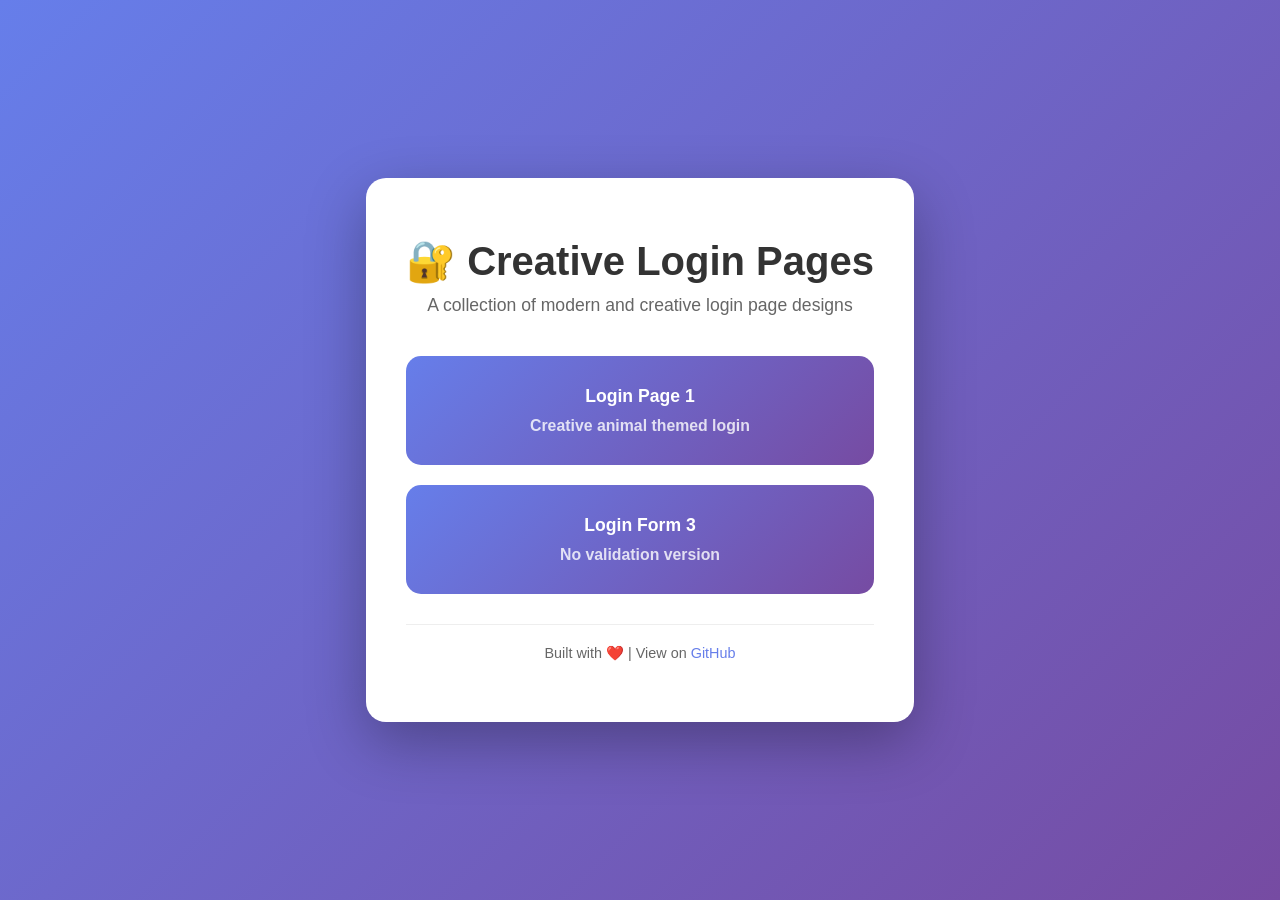
<file: index.html>
<!DOCTYPE html>
<html lang="en">
<head>
    <meta charset="UTF-8">
    <meta name="viewport" content="width=device-width, initial-scale=1.0">
    <title>Creative Login Pages</title>
    <style>
        * {
            margin: 0;
            padding: 0;
            box-sizing: border-box;
        }

        body {
            font-family: 'Segoe UI', Tahoma, Geneva, Verdana, sans-serif;
            background: linear-gradient(135deg, #667eea 0%, #764ba2 100%);
            min-height: 100vh;
            display: flex;
            align-items: center;
            justify-content: center;
            padding: 20px;
        }

        .container {
            background: white;
            border-radius: 20px;
            box-shadow: 0 20px 60px rgba(0, 0, 0, 0.3);
            padding: 60px 40px;
            max-width: 800px;
            text-align: center;
        }

        h1 {
            color: #333;
            margin-bottom: 10px;
            font-size: 2.5em;
        }

        .subtitle {
            color: #666;
            margin-bottom: 40px;
            font-size: 1.1em;
        }

        .pages-grid {
            display: grid;
            grid-template-columns: repeat(auto-fit, minmax(250px, 1fr));
            gap: 20px;
            margin-bottom: 30px;
        }

        .page-card {
            background: linear-gradient(135deg, #667eea 0%, #764ba2 100%);
            padding: 30px;
            border-radius: 15px;
            transition: transform 0.3s ease, box-shadow 0.3s ease;
            cursor: pointer;
        }

        .page-card:hover {
            transform: translateY(-5px);
            box-shadow: 0 10px 30px rgba(102, 126, 234, 0.4);
        }

        .page-card a {
            color: white;
            text-decoration: none;
            font-size: 1.1em;
            font-weight: 600;
            display: block;
        }

        .page-card p {
            color: rgba(255, 255, 255, 0.8);
            margin-top: 10px;
            font-size: 0.9em;
        }

        .footer {
            margin-top: 30px;
            padding-top: 20px;
            border-top: 1px solid #eee;
            color: #666;
            font-size: 0.9em;
        }

        .footer a {
            color: #667eea;
            text-decoration: none;
        }

        .footer a:hover {
            text-decoration: underline;
        }
    </style>
</head>
<body>
    <div class="container">
        <h1>🔐 Creative Login Pages</h1>
        <p class="subtitle">A collection of modern and creative login page designs</p>

        <div class="pages-grid">
            <div class="page-card">
                <a href="LOGIN%20PAGE/index.html">
                    Login Page 1
                    <p>Creative animal themed login</p>
                </a>
            </div>

            <div class="page-card">
                <a href="Login%20form%203%20no%20validation/index.html">
                    Login Form 3
                    <p>No validation version</p>
                </a>
            </div>
        </div>

        <div class="footer">
            <p>Built with ❤️ | View on <a href="https://github.com/yogaraj121/Creative-Login-Pages" target="_blank">GitHub</a></p>
        </div>
    </div>
</body>
</html>
</file>
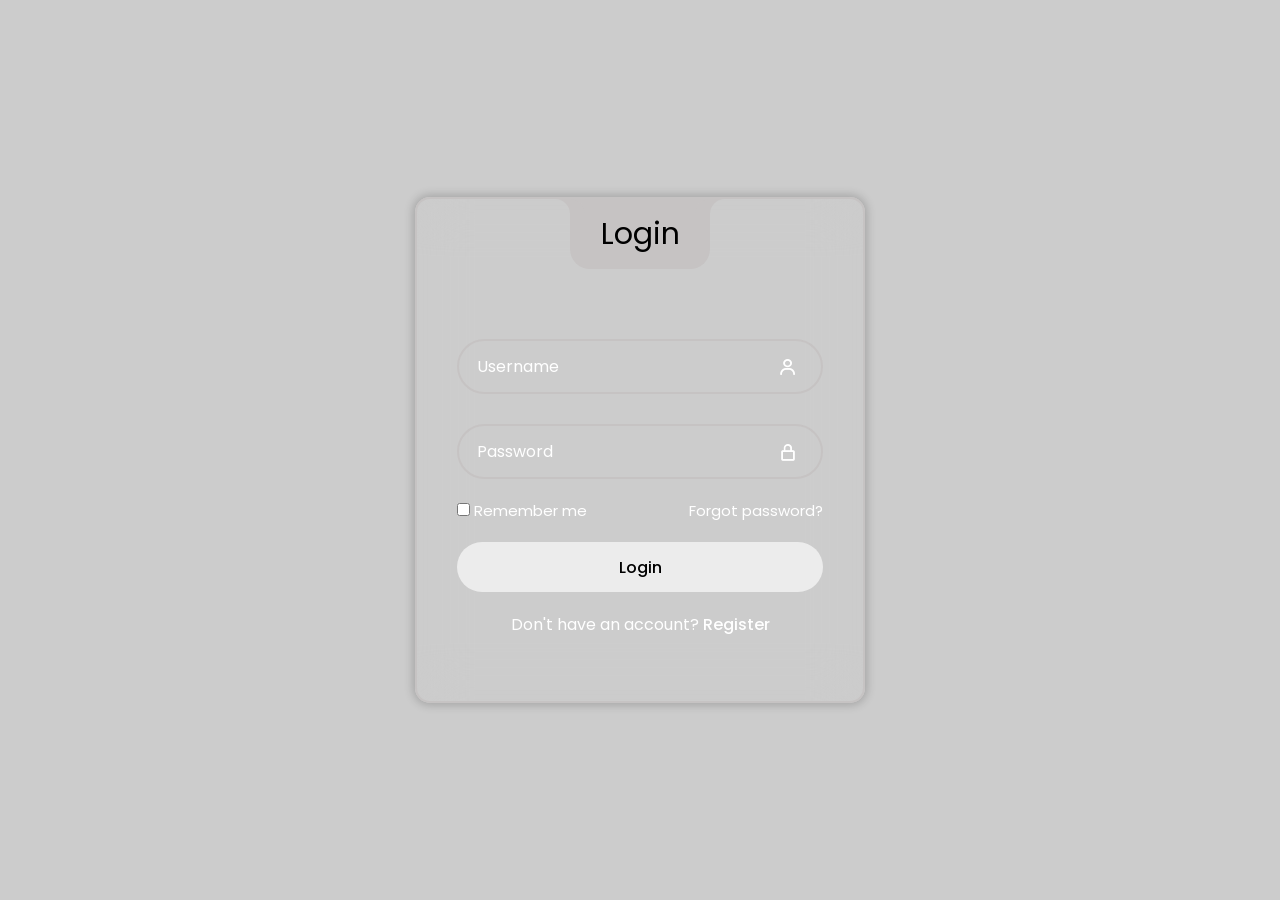
<file: Login form 3 no validation/index.html>
<!DOCTYPE html>
<html lang="en" >
<head>
  <meta charset="UTF-8">
  <title>Modern Login Form </title>
  <link rel='stylesheet' href='https://unpkg.com/boxicons@2.1.4/css/boxicons.min.css'>
<link rel='stylesheet' href='https://fonts.googleapis.com/css2?family=Poppins&amp;display=swap'>
<link rel="stylesheet" href="./style.css">

</head>
<body>
<!-- partial:index.partial.html -->
<div class="wrapper">
  <div class="login_box">
    <div class="login-header">
      <span>Login</span>
    </div>

    <div class="input_box">
      <input type="text" id="user" class="input-field" required>
      <label for="user" class="label">Username</label>
      <i class="bx bx-user icon"></i>
    </div>

    <div class="input_box">
      <input type="password" id="pass" class="input-field" required>
      <label for="pass" class="label">Password</label>
      <i class="bx bx-lock-alt icon"></i>
    </div>

    <div class="remember-forgot">
      <div class="remember-me">
        <input type="checkbox" id="remember">
        <label for="remember">Remember me</label>
      </div>

      <div class="forgot">
        <a href="#">Forgot password?</a>
      </div>
    </div>

    <div class="input_box">
      <input type="submit" class="input-submit" value="Login">
    </div>

    <div class="register">
      <span>Don't have an account? <a href="#">Register</a></span>
    </div>
  </div>
</div>
<!-- partial -->
  
</body>
</html>
</file>
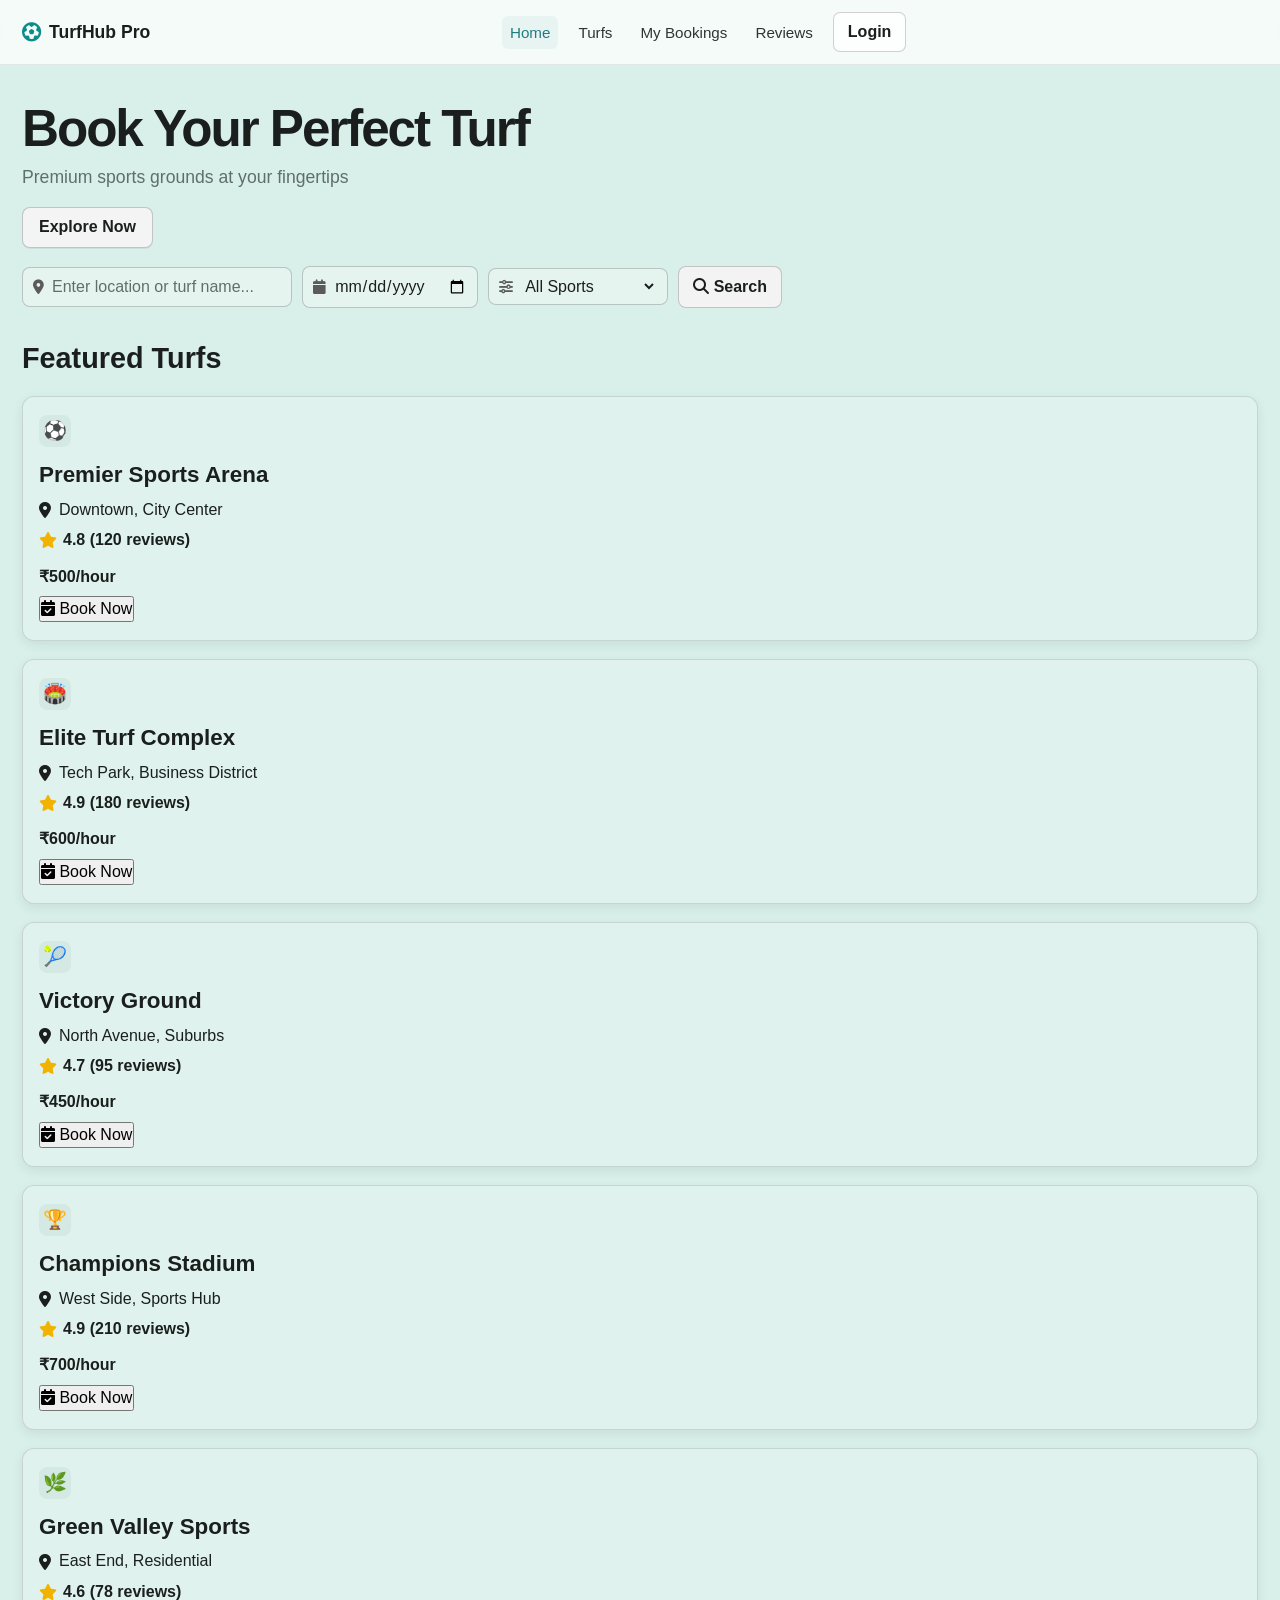
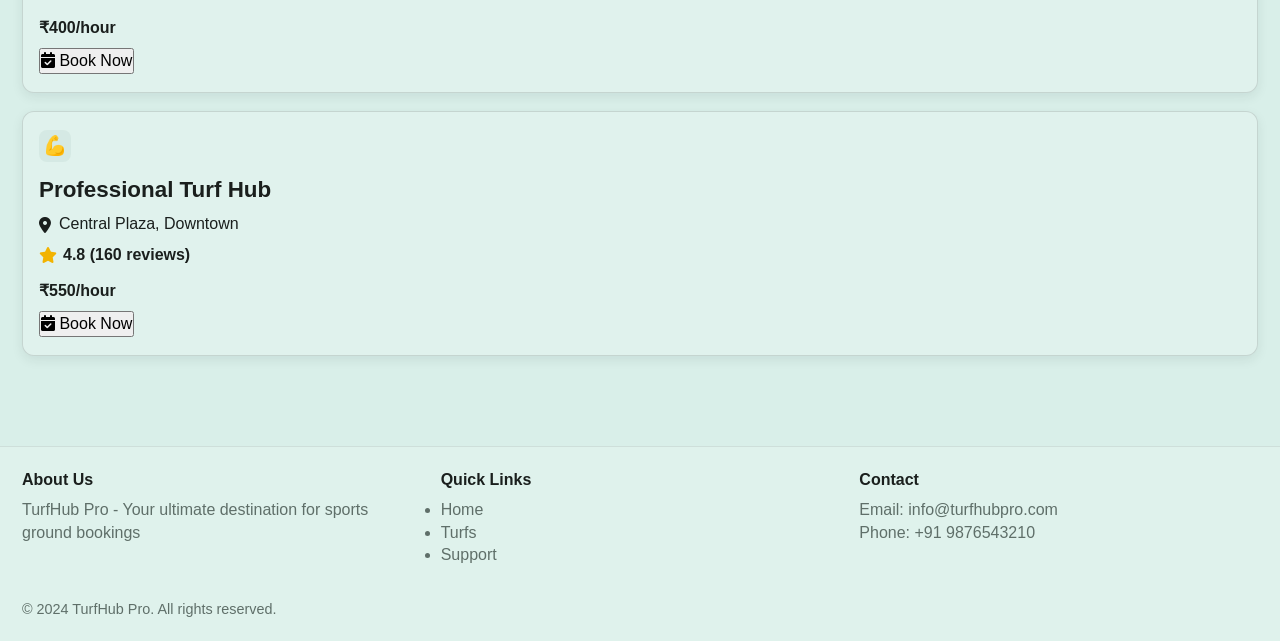
<file: TURF-BOOKING-SYSTEM/index.html>
<!DOCTYPE html>
<html lang="en">
<head>
    <meta charset="UTF-8">
    <meta name="viewport" content="width=device-width, initial-scale=1.0">
    <title>TurfHub Pro - Advanced Turf Booking System</title>
    <link rel="stylesheet" href="./style.css">
    <link rel="stylesheet" href="https://cdnjs.cloudflare.com/ajax/libs/font-awesome/6.4.0/css/all.min.css">
</head>
<body>
    <!-- Navigation -->
    <nav class="navbar">
        <div class="nav-container">
            <div class="logo">
                <i class="fas fa-futbol"></i>
                <span>TurfHub Pro</span>
            </div>
            <div class="nav-menu">
                <a href="#home" class="nav-link active">Home</a>
                <a href="#turfs" class="nav-link">Turfs</a>
                <a href="#bookings" class="nav-link">My Bookings</a>
                <a href="#reviews" class="nav-link">Reviews</a>
                <button class="btn-login" id="loginBtn">Login</button>
            </div>
            <div class="hamburger" id="hamburger">
                <span></span>
                <span></span>
                <span></span>
            </div>
        </div>
    </nav>

    <!-- Hero Section -->
    <section class="hero" id="home">
        <div class="hero-content">
            <h1>Book Your Perfect Turf</h1>
            <p>Premium sports grounds at your fingertips</p>
            <button class="btn-primary" id="exploreBtn">Explore Now</button>
        </div>
        <div class="hero-background">
            <div class="floating-ball"></div>
            <div class="floating-ball" style="animation-delay: 2s;"></div>
        </div>
    </section>

    <!-- Search & Filter Section -->
    <section class="search-section">
        <div class="search-container">
            <div class="search-box">
                <i class="fas fa-map-marker-alt"></i>
                <input type="text" placeholder="Enter location or turf name..." id="searchInput">
            </div>
            <div class="date-box">
                <i class="fas fa-calendar"></i>
                <input type="date" id="dateInput">
            </div>
            <div class="filter-box">
                <i class="fas fa-sliders-h"></i>
                <select id="filterSelect">
                    <option value="">All Sports</option>
                    <option value="cricket">Cricket</option>
                    <option value="football">Football</option>
                    <option value="badminton">Badminton</option>
                    <option value="tennis">Tennis</option>
                </select>
            </div>
            <button class="btn-search" id="searchBtn">
                <i class="fas fa-search"></i>
                Search
            </button>
        </div>
    </section>

    <!-- Featured Turfs -->
    <section class="turfs-section" id="turfs">
        <div class="container">
            <h2 class="section-title">Featured Turfs</h2>
            <div class="turf-grid" id="turfGrid">
                <!-- Turf cards will be generated here -->
            </div>
        </div>
    </section>

    <!-- Booking Modal -->
    <div class="modal" id="bookingModal">
        <div class="modal-content">
            <button class="close-modal" id="closeModal">&times;</button>
            <div class="modal-header">
                <h2 id="modalTurfName">Turf Name</h2>
                <span class="modal-rating" id="modalRating">
                    <i class="fas fa-star"></i> 4.8 (120 reviews)
                </span>
            </div>
            <div class="modal-body">
                <div class="turf-details">
                    <div class="detail-item">
                        <i class="fas fa-map-marker-alt"></i>
                        <div>
                            <p class="label">Location</p>
                            <p id="modalLocation" class="value">Location Details</p>
                        </div>
                    </div>
                    <div class="detail-item">
                        <i class="fas fa-futbol"></i>
                        <div>
                            <p class="label">Sports</p>
                            <p id="modalSports" class="value">Sports Available</p>
                        </div>
                    </div>
                    <div class="detail-item">
                        <i class="fas fa-users"></i>
                        <div>
                            <p class="label">Capacity</p>
                            <p id="modalCapacity" class="value">Capacity</p>
                        </div>
                    </div>
                </div>

                <div class="booking-form">
                    <h3>Book Your Slot</h3>
                    <div class="form-group">
                        <label>Select Date</label>
                        <input type="date" id="bookingDate" required>
                    </div>
                    <div class="time-slots">
                        <label>Select Time Slot</label>
                        <div class="slots-grid" id="slotsGrid">
                            <!-- Time slots will be generated here -->
                        </div>
                    </div>
                    <div class="form-group">
                        <label>Duration (hours)</label>
                        <select id="duration" required>
                            <option value="1">1 Hour - ₹500</option>
                            <option value="2">2 Hours - ₹900</option>
                            <option value="3">3 Hours - ₹1,200</option>
                        </select>
                    </div>
                    <div class="price-summary">
                        <div class="price-item">
                            <span>Slot Charge</span>
                            <span id="slotPrice">₹500</span>
                        </div>
                        <div class="price-item">
                            <span>Taxes</span>
                            <span>₹50</span>
                        </div>
                        <div class="price-total">
                            <span>Total</span>
                            <span id="totalPrice">₹550</span>
                        </div>
                    </div>
                    <div class="booking-actions">
                        <button class="btn-secondary" id="cancelBooking">Cancel</button>
                        <button class="btn-primary" id="confirmBooking">Confirm Booking</button>
                    </div>
                </div>
            </div>
        </div>
    </div>

    <!-- Login Modal -->
    <div class="modal" id="loginModal">
        <div class="modal-content login-modal">
            <button class="close-modal" id="closeLogin">&times;</button>
            <div class="modal-header">
                <h2>Login to TurfHub Pro</h2>
            </div>
            <div class="modal-body">
                <div class="login-form">
                    <div class="form-group">
                        <label>Email Address</label>
                        <input type="email" placeholder="your@email.com" required>
                    </div>
                    <div class="form-group">
                        <label>Password</label>
                        <input type="password" placeholder="••••••••" required>
                    </div>
                    <div class="remember-forgot">
                        <label><input type="checkbox"> Remember me</label>
                        <a href="#">Forgot password?</a>
                    </div>
                    <button class="btn-primary full-width">Login</button>
                    <div class="login-footer">
                        <p>Don't have an account? <a href="#" id="toggleRegister">Register here</a></p>
                    </div>
                </div>
            </div>
        </div>
    </div>

    <!-- Success Toast -->
    <div class="toast" id="successToast">
        <i class="fas fa-check-circle"></i>
        <span id="toastMessage">Booking confirmed!</span>
    </div>

    <!-- Footer -->
    <footer class="footer">
        <div class="footer-content">
            <div class="footer-section">
                <h4>About Us</h4>
                <p>TurfHub Pro - Your ultimate destination for sports ground bookings</p>
            </div>
            <div class="footer-section">
                <h4>Quick Links</h4>
                <ul>
                    <li><a href="#">Home</a></li>
                    <li><a href="#">Turfs</a></li>
                    <li><a href="#">Support</a></li>
                </ul>
            </div>
            <div class="footer-section">
                <h4>Contact</h4>
                <p>Email: info@turfhubpro.com</p>
                <p>Phone: +91 9876543210</p>
            </div>
        </div>
        <div class="footer-bottom">
            <p>&copy; 2024 TurfHub Pro. All rights reserved.</p>
        </div>
    </footer>

    <script src="./script.js"></script>
</body>
</html>
</file>
<file: Login form 3 no validation/style.css>
* {
  margin: 0;
  padding: 0;
  box-sizing: border-box;
  font-family: "Poppins", sans-serif;
}

:root {
  --primary-color: #c6c3c3;
  --second-color: #ffffff;
  --black-color: #000000;
}

body {
  background-image: url("https://codingstella.com/wp-content/uploads/2024/01/download-6-scaled.jpeg");
  background-position: center;
  background-size: cover;
  background-repeat: no-repeat;
  background-attachment: fixed;
}

a {
  text-decoration: none;
  color: var(--second-color);
}

a:hover {
  text-decoration: underline;
}

.wrapper {
  width: 100%;
  display: flex;
  justify-content: center;
  align-items: center;
  min-height: 100vh;
  background-color: rgba(0, 0, 0, 0.2);
}

.login_box {
  position: relative;
  width: 450px;
  backdrop-filter: blur(25px);
  border: 2px solid var(--primary-color);
  border-radius: 15px;
  padding: 7.5em 2.5em 4em 2.5em;
  color: var(--second-color);
  box-shadow: 0px 0px 10px 2px rgba(0, 0, 0, 0.2);
}

.login-header {
  position: absolute;
  top: 0;
  left: 50%;
  transform: translateX(-50%);
  display: flex;
  align-items: center;
  justify-content: center;
  background-color: var(--primary-color);
  width: 140px;
  height: 70px;
  border-radius: 0 0 20px 20px;
}

.login-header span {
  font-size: 30px;
  color: var(--black-color);
}

.login-header::before {
  content: "";
  position: absolute;
  top: 0;
  left: -30px;
  width: 30px;
  height: 30px;
  border-top-right-radius: 50%;
  background: transparent;
  box-shadow: 15px 0 0 0 var(--primary-color);
}

.login-header::after {
  content: "";
  position: absolute;
  top: 0;
  right: -30px;
  width: 30px;
  height: 30px;
  border-top-left-radius: 50%;
  background: transparent;
  box-shadow: -15px 0 0 0 var(--primary-color); /* Removed space before --primary-color */
}

.input_box {
  position: relative;
  display: flex;
  flex-direction: column;
  margin: 20px 0;
}

.input-field {
  width: 100%;
  height: 55px;
  font-size: 16px;
  background: transparent;
  color: var(--second-color);
  padding-inline: 20px 50px;
  border: 2px solid var(--primary-color);
  border-radius: 30px;
  outline: none;
}

#user {
  margin-bottom: 10px;
}

.label {
  position: absolute;
  top: 15px;
  left: 20px;
  transition: 0.2s;
}

.input-field:focus ~ .label,
.input-field:valid .label {
  /* Added missing closing brace here */
  position: absolute;
  top: -10px;
  left: 20px;
  font-size: 14px;
  background-color: var(--primary-color);
  border-radius: 30px;
  color: var(--black-color);
  padding: 0 10px;
} /* Closed the missing brace */

.icon {
  position: absolute;
  top: 18px;
  right: 25px;
  font-size: 20px;
}

.remember-forgot {
  display: flex;
  justify-content: space-between;
  font-size: 15px;
}

.input-submit {
  width: 100%;
  height: 50px;
  background: #ececec;
  font-size: 16px;
  font-weight: 500;
  border: none;
  border-radius: 30px;
  cursor: pointer;
  transition: 0.3s;
}

.input-submit:hover {
  background: var(--second-color);
}

.register {
  text-align: center;
}

.register a {
  font-weight: 500;
}

@media only screen and (max-width: 564px) {
  .wrapper {
    padding: 20px;
  }

  .login_box {
    padding: 7.5em 1.5em 4em 1.5em;
  }
}
</file>
<file: TURF-BOOKING-SYSTEM/style.css>
:root {
  --page-bg: #d9efe9;
  --panel: #f5f8f7;
  --soft: #ecf5f3;
  --line: #d7e3e0;
  --ink: #1a1f1d;
  --muted: #5f6f69;
  --brand: #0a8f8f;
  --brand-dark: #0a6d73;
  --orange: #f5a623;
  --card-shadow: 0 4px 12px rgba(13, 44, 37, 0.08);
}

* {
  box-sizing: border-box;
  margin: 0;
  padding: 0;
}

html {
  scroll-behavior: smooth;
}

body {
  background: var(--page-bg);
  color: var(--ink);
  font-family: "Segoe UI", Tahoma, Geneva, Verdana, sans-serif;
  line-height: 1.4;
}

img {
  max-width: 100%;
  display: block;
}

a {
  color: inherit;
  text-decoration: none;
}

button,
input,
select {
  font: inherit;
}

.navbar {
  position: sticky;
  top: 0;
  z-index: 50;
  background: rgba(255, 255, 255, 0.72);
  backdrop-filter: blur(10px);
  border-bottom: 1px solid rgba(0, 0, 0, 0.08);
}

.nav-container {
  max-width: 1400px;
  margin: 0 auto;
  padding: 12px 22px;
  display: flex;
  align-items: center;
  justify-content: space-between;
  gap: 16px;
}

.logo {
  display: flex;
  align-items: center;
  gap: 8px;
  font-weight: 700;
  font-size: 1.1rem;
  color: var(--ink);
}

.logo i {
  color: #0d8c8c;
  font-size: 1.2rem;
}

.nav-menu {
  display: flex;
  align-items: center;
  gap: 12px;
  flex-wrap: wrap;
}

.nav-link {
  font-size: 0.95rem;
  color: var(--ink);
  opacity: 0.9;
  padding: 6px 8px;
  border-radius: 6px;
}

.nav-link.active,
.nav-link:hover {
  background: rgba(10, 143, 143, 0.06);
  color: var(--brand-dark);
}

.btn-login {
  border: 1px solid rgba(0, 0, 0, 0.18);
  background: rgba(255, 255, 255, 0.8);
  color: var(--ink);
  border-radius: 7px;
  padding: 8px 14px;
  cursor: pointer;
  font-weight: 600;
}

.hero {
  max-width: 1400px;
  margin: 0 auto;
  padding: 28px 22px 0;
  position: relative;
}

.hero-content {
  padding-top: 8px;
}

.hero h1 {
  font-size: clamp(2.1rem, 4vw, 3.4rem);
  line-height: 1.08;
  font-weight: 800;
  color: var(--ink);
  letter-spacing: -0.04em;
  margin-bottom: 8px;
}

.hero p {
  font-size: 1.1rem;
  color: var(--muted);
  margin-bottom: 18px;
}

.btn-primary {
  background: #f4f4f4;
  border: 1px solid rgba(0,0,0,0.2);
  color: var(--ink);
  border-radius: 8px;
  padding: 10px 18px;
  cursor: pointer;
  font-weight: 600;
  box-shadow: 0 1px 0 rgba(0,0,0,0.06);
}

.search-section {
  max-width: 1400px;
  margin: 0 auto;
  padding: 18px 22px 0;
}

.search-container {
  display: flex;
  align-items: center;
  gap: 10px;
  flex-wrap: wrap;
  max-width: 760px;
}

.search-box,
.date-box,
.filter-box {
  display: flex;
  align-items: center;
  gap: 8px;
  background: rgba(255, 255, 255, 0.35);
  border: 1px solid rgba(0, 0, 0, 0.2);
  border-radius: 8px;
  padding: 8px 10px;
  min-height: 36px;
}

.search-box {
  flex: 1 1 260px;
}

.date-box {
  flex: 0 0 170px;
}

.filter-box {
  flex: 0 0 180px;
}

.search-box input,
.date-box input,
.filter-box select {
  background: transparent;
  border: none;
  outline: none;
  width: 100%;
  color: var(--ink);
}

.search-box input::placeholder,
.date-box input::placeholder {
  color: var(--muted);
}

.search-box i,
.date-box i,
.filter-box i {
  color: #5b5b5b;
  font-size: 0.9rem;
}

.btn-search {
  background: #f3f3f3;
  border: 1px solid rgba(0,0,0,0.2);
  color: var(--ink);
  border-radius: 8px;
  padding: 9px 14px;
  cursor: pointer;
  font-weight: 600;
}

.turfs-section {
  max-width: 1400px;
  margin: 0 auto;
  padding: 30px 22px 60px;
}

.section-title {
  font-size: clamp(1.8rem, 2vw, 2.2rem);
  margin-bottom: 18px;
  color: var(--ink);
}

.turf-grid {
  display: grid;
  gap: 18px;
}

.turf-card {
  background: rgba(255,255,255,0.2);
  border: 1px solid rgba(0,0,0,0.12);
  border-radius: 12px;
  padding: 18px 16px;
  box-shadow: var(--card-shadow);
}

.turf-image {
  width: 32px;
  height: 32px;
  display: inline-flex;
  align-items: center;
  justify-content: center;
  font-size: 1.2rem;
  margin-bottom: 12px;
  border-radius: 8px;
  background: rgba(52, 95, 86, 0.06);
}

.turf-name {
  font-weight: 800;
  font-size: 1.4rem;
  margin-bottom: 6px;
}

.turf-rating {
  display: flex;
  align-items: center;
  gap: 6px;
  margin-bottom: 14px;
  color: var(--ink);
  font-weight: 600;
}

.turf-rating i {
  color: #f2b300;
}

.turf-location,
.turf-sports,
.turf-capacity,
.turf-price {
  display: flex;
  align-items: center;
  gap: 8px;
  margin: 8px 0;
  color: var(--ink);
  font-size: 1rem;
}

.turf-location .label,
.turf-sports .label,
.turf-capacity .label {
  font-weight: 700;
  min-width: 90px;
}

.turf-price {
  margin-top: 14px;
  font-weight: 700;
}

.turf-price .label {
  min-width: 70px;
}

.modal {
  position: fixed;
  inset: 0;
  background: rgba(16, 20, 18, 0.38);
  display: none;
  align-items: center;
  justify-content: center;
  z-index: 100;
}

.modal.active {
  display: flex;
}

.modal-content {
  width: min(92vw, 760px);
  background: #f3f7f5;
  border: 1px solid rgba(0,0,0,0.15);
  border-radius: 16px;
  box-shadow: 0 18px 40px rgba(0,0,0,0.18);
  position: relative;
}

.modal-header {
  padding: 18px 18px 10px;
  border-bottom: 1px solid rgba(0,0,0,0.08);
}

.modal-header h2 {
  font-size: 1.8rem;
  margin-bottom: 6px;
}

.modal-body {
  padding: 18px;
}

.turf-details {
  display: grid;
  gap: 12px;
  margin-bottom: 18px;
}

.detail-item {
  display: flex;
  align-items: center;
  gap: 10px;
  color: var(--ink);
}

.detail-item i {
  color: #0b8f8f;
  width: 18px;
  text-align: center;
}

.detail-item .label {
  color: var(--muted);
  font-size: 0.8rem;
  display: block;
  margin-bottom: 2px;
}

.detail-item .value {
  font-weight: 600;
}

.booking-form {
  display: grid;
  gap: 12px;
  border-top: 1px solid rgba(0,0,0,0.08);
  padding-top: 16px;
}

.booking-form h3 {
  font-size: 1.2rem;
}

.form-group {
  display: grid;
  gap: 6px;
}

.form-group label,
.time-slots label {
  font-weight: 600;
}

.form-group input,
.form-group select {
  width: 100%;
  min-height: 40px;
  background: white;
  border: 1px solid rgba(0,0,0,0.18);
  border-radius: 8px;
  padding: 8px 10px;
}

.slots-grid {
  display: grid;
  grid-template-columns: repeat(auto-fit, minmax(78px, 1fr));
  gap: 8px;
}

.time-slot {
  background: #fff;
  border: 1px solid rgba(0,0,0,0.18);
  border-radius: 8px;
  padding: 8px 6px;
  text-align: center;
  font-size: 0.84rem;
  cursor: pointer;
}

.time-slot.selected {
  background: #0a8f8f;
  color: white;
  border-color: #0a8f8f;
}

.price-summary {
  display: grid;
  gap: 8px;
  margin-top: 6px;
}

.price-item,
.price-total {
  display: flex;
  justify-content: space-between;
  align-items: center;
}

.price-total {
  padding-top: 8px;
  border-top: 1px solid rgba(0,0,0,0.1);
  font-weight: 800;
}

.booking-actions {
  display: flex;
  justify-content: space-between;
  gap: 10px;
  margin-top: 10px;
}

.btn-secondary,
.btn-primary {
  min-height: 38px;
  border-radius: 8px;
  padding: 8px 16px;
  cursor: pointer;
  border: 1px solid rgba(0,0,0,0.2);
  font-weight: 600;
}

.btn-secondary {
  background: #f1f1f1;
  color: var(--ink);
}

.close-modal {
  position: absolute;
  top: 12px;
  right: 12px;
  border: none;
  background: transparent;
  font-size: 2rem;
  cursor: pointer;
  line-height: 1;
  color: #2d2d2d;
}

.toast {
  position: fixed;
  right: 20px;
  bottom: 24px;
  background: #0d9c6c;
  color: white;
  padding: 12px 16px;
  border-radius: 10px;
  box-shadow: 0 16px 30px rgba(0, 0, 0, 0.12);
  transform: translateY(120px);
  opacity: 0;
  transition: 0.25s ease;
  z-index: 200;
}

.toast.show {
  transform: translateY(0);
  opacity: 1;
}

.footer {
  background: rgba(255,255,255,0.15);
  border-top: 1px solid rgba(0,0,0,0.08);
  margin-top: 30px;
}

.footer-content {
  max-width: 1400px;
  margin: 0 auto;
  padding: 22px;
  display: grid;
  grid-template-columns: repeat(auto-fit, minmax(220px, 1fr));
  gap: 20px;
}

.footer-section h4 {
  font-size: 1rem;
  margin-bottom: 8px;
}

.footer-section p,
.footer-section li,
.footer-section a {
  color: var(--muted);
}

.footer-bottom {
  max-width: 1400px;
  margin: 0 auto;
  padding: 10px 22px 22px;
  color: var(--muted);
  font-size: 0.9rem;
}

@media (max-width: 768px) {
  .nav-container {
    padding: 10px 16px;
  }

  .hero,
  .search-section,
  .turfs-section {
    padding-left: 16px;
    padding-right: 16px;
  }

  .search-container {
    flex-direction: column;
    align-items: stretch;
  }

  .search-box,
  .date-box,
  .filter-box,
  .btn-search {
    width: 100%;
  }

  .modal-content {
    width: 94vw;
  }

  .booking-actions {
    flex-direction: column;
  }
}
</file>
